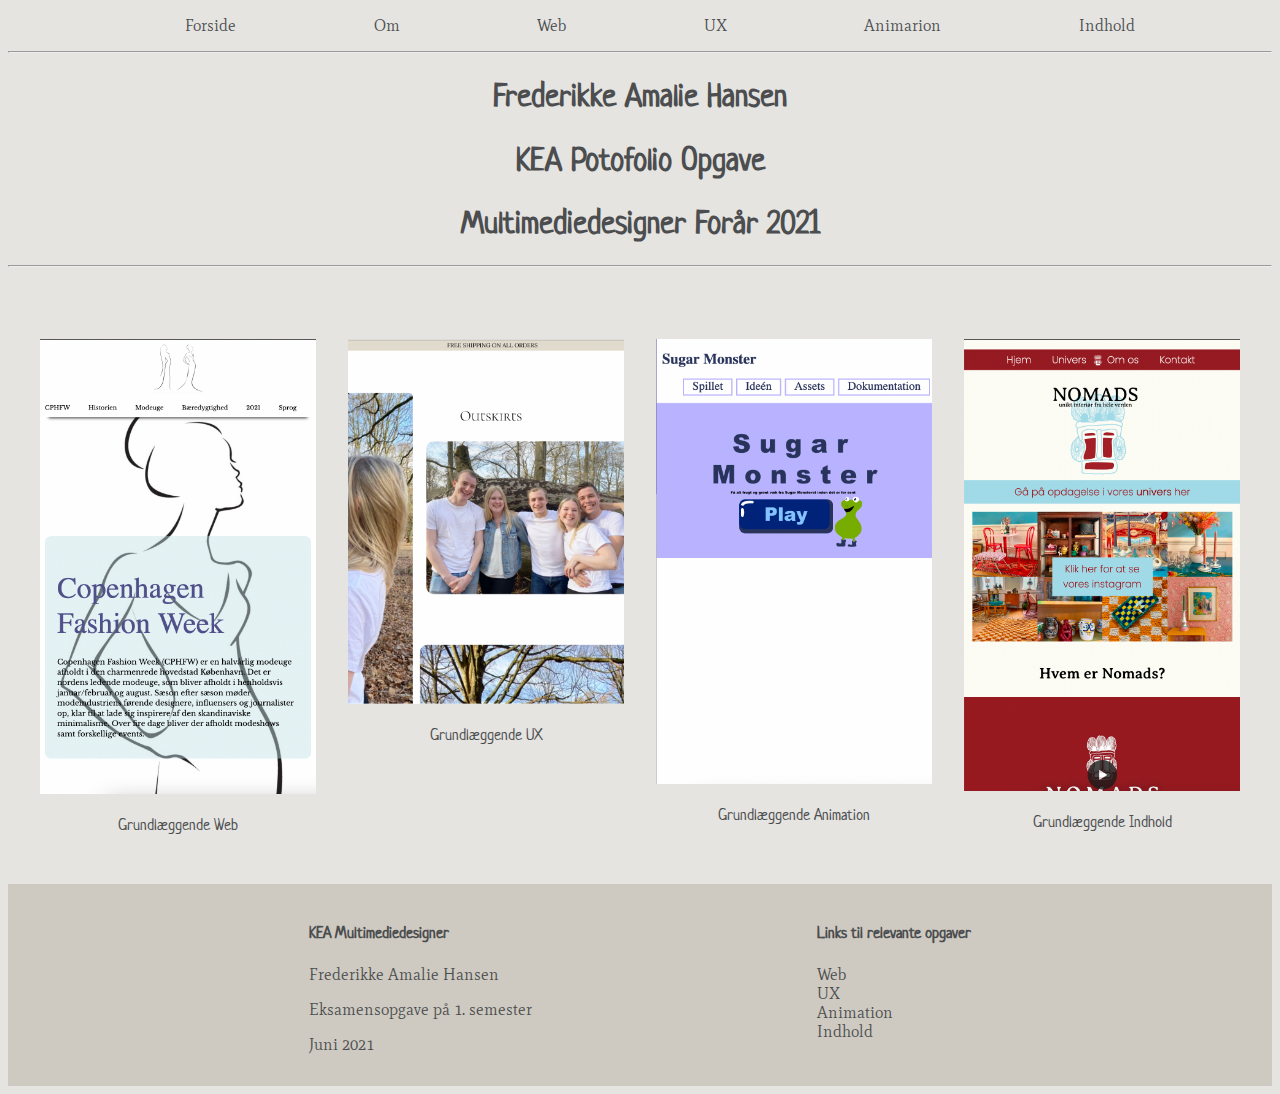
<file: Portfolio/index.html>
<!DOCTYPE html>
<html lang="da">
  <head>
    <meta charset="UTF-8" />
    <meta http-equiv="X-UA-Compatible" content="IE=edge" />
    <meta name="viewport" content="width=device-width, initial-scale=1.0" />
    <link rel="stylesheet" href="style.css" />
    <link rel="preconnect" href="https://fonts.gstatic.com" />
    <link
      href="https://fonts.googleapis.com/css2?family=Mate&display=swap"
      rel="stylesheet"
    />
    <link rel="preconnect" href="https://fonts.gstatic.com" />
    <link
      href="https://fonts.googleapis.com/css2?family=Neucha&display=swap"
      rel="stylesheet"
    />
    <title>Portfolio opgave</title>
  </head>
  <header>
    <nav>
      <ul>
        <li><a href="index.html">Forside</a></li>
        <li><a href="om.html">Om</a></li>
        <li><a href="tema2.html">Web</a></li>
        <li><a href="tema3.html">UX</a></li>
        <li><a href="tema4.html">Animarion</a></li>
        <li><a href="tema5.html">Indhold</a></li>
      </ul>
    </nav>
  </header>
  <body>
    <section id="section_1">
      <hr />
      <h1>Frederikke Amalie Hansen</h1>
      <h1>KEA Potofolio Opgave</h1>
      <h1>Multimediedesigner Forår 2021</h1>
      <hr />
    </section>

    <section id="section_2">
      <div class="img_1">
        <a href="tema2.html">
          <div>
            <img src="img/tema_2.png" alt="Tema 2" />
          </div>
          <div class="text">Grundlæggende Web</div>
        </a>
      </div>
      <div class="img_2">
        <a href="tema3.html">
          <div>
            <img src="img/tema_3.png" alt="Tema_3" />
          </div>
          <div class="text">Grundlæggende UX</div>
        </a>
      </div>
      <div class="img_3">
        <a href="tema4.html">
          <div><img src="img/tema_4.png" alt="Tema_4" /></div>
          <div class="text">Grundlæggende Animation</div>
        </a>
      </div>
      <div class="img_4">
        <a href="tema5.html">
          <div><img src="img/tema_5.png" alt="Tema_5" /></div>
          <div class="text">Grundlæggende Indhold</div>
        </a>
      </div>
    </section>
  </body>
  <footer>
    <div class="om">
      <h4>KEA Multimediedesigner</h4>
      <p>Frederikke Amalie Hansen</p>
      <p>Eksamensopgave på 1. semester</p>
      <p>Juni 2021</p>
    </div>
    <div class="links">
      <h4>Links til relevante opgaver</h4>
      <a
        href="file:///Users/frederikkehansen/Desktop/kea/02_web/04_responsive/responsive_site_v2/index.html"
        >Web</a
      >
      <br />
      <a
        href="https://xd.adobe.com/view/b9ef6c4f-b27a-4fcd-ba1e-0c43612c0e42-ecbc/?fullscreen&hints=off 
"
        >UX</a
      >
      <br />
      <a
        href="file:///Users/frederikkehansen/Desktop/kea/04_animation/spil/index.html"
        >Animation</a
      >
      <br />

      <a
        href="file:///Users/frederikkehansen/Desktop/kea/05_indhold/Redesign_website/index.html"
        >Indhold</a
      >
    </div>
  </footer>
</html>
</file>
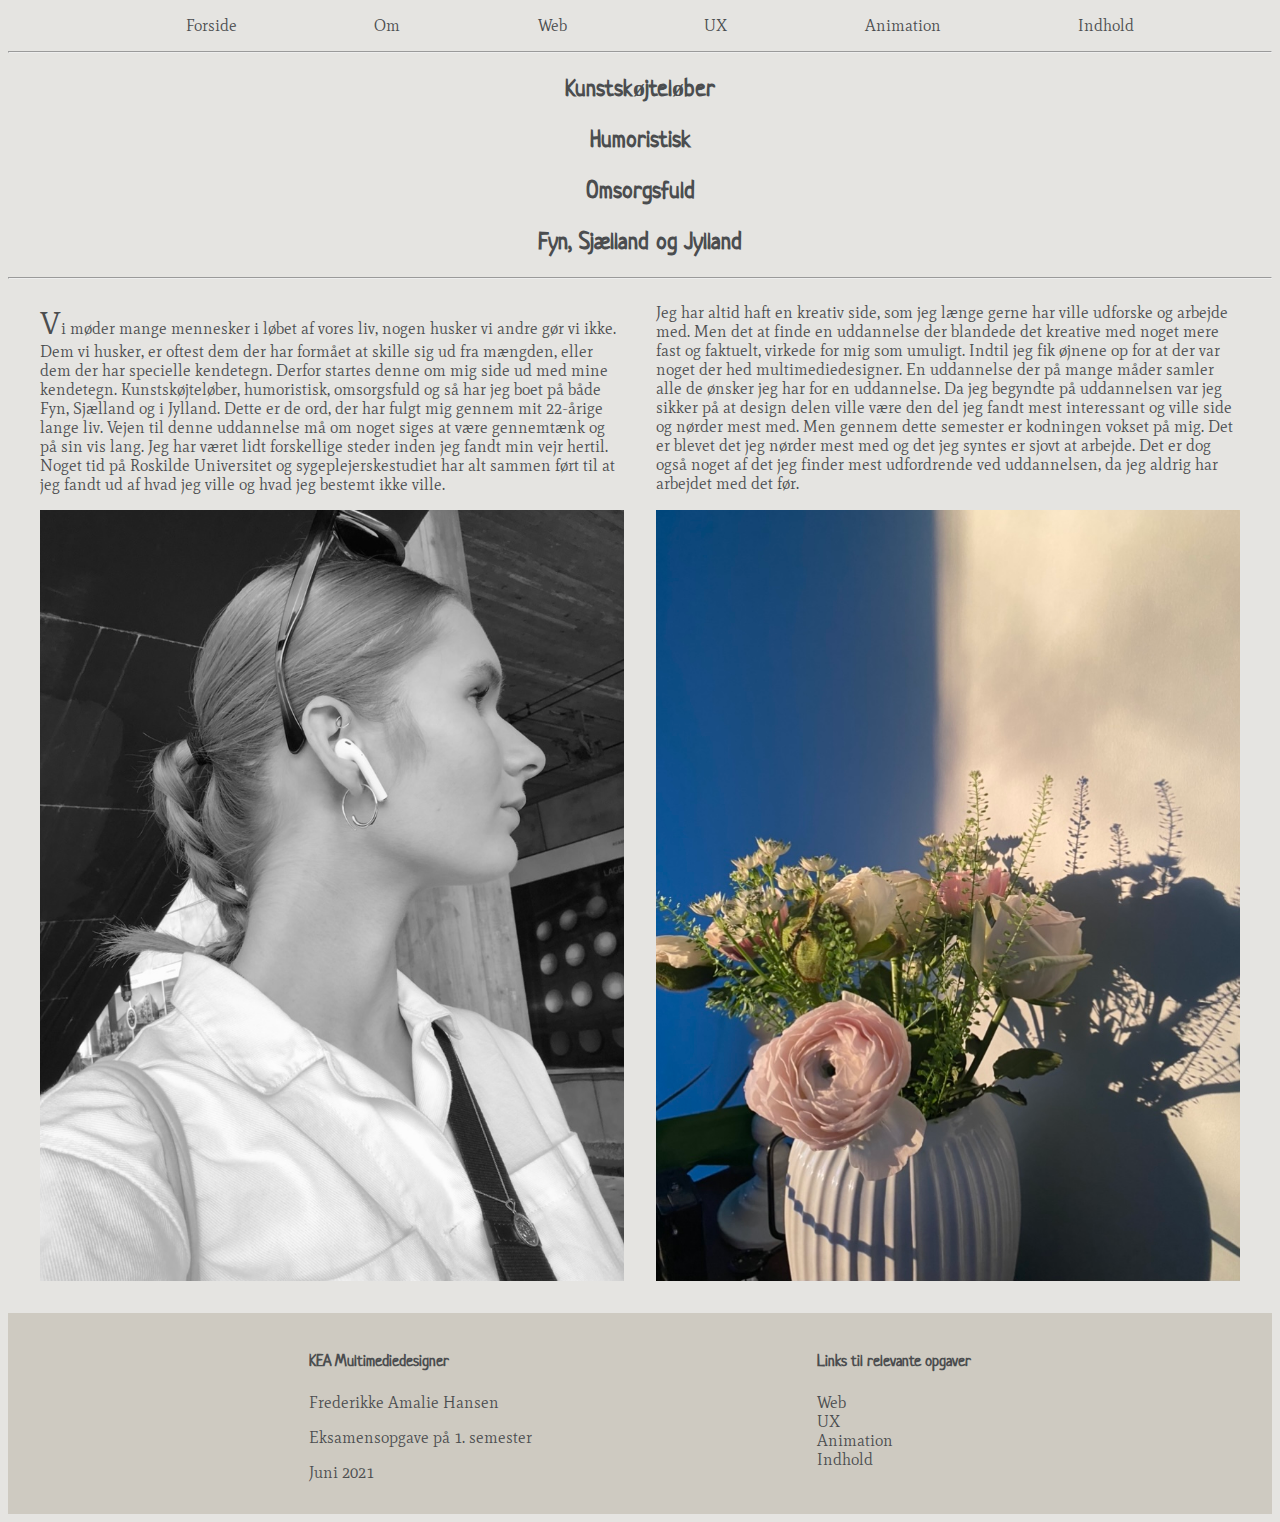
<file: Portfolio/om.html>
<!DOCTYPE html>
<html lang="da">
  <head>
    <meta charset="UTF-8" />
    <meta http-equiv="X-UA-Compatible" content="IE=edge" />
    <meta name="viewport" content="width=device-width, initial-scale=1.0" />
    <link rel="stylesheet" href="style.css" />
    <link rel="preconnect" href="https://fonts.gstatic.com" />
    <link
      href="https://fonts.googleapis.com/css2?family=Mate&display=swap"
      rel="stylesheet"
    />
    <link rel="preconnect" href="https://fonts.gstatic.com" />
    <link
      href="https://fonts.googleapis.com/css2?family=Neucha&display=swap"
      rel="stylesheet"
    />
    <title>Om mig side</title>
  </head>
  <header>
    <nav>
      <ul>
        <li><a href="index.html">Forside</a></li>
        <li><a href="om.html">Om</a></li>
        <li><a href="tema2.html">Web</a></li>
        <li><a href="tema3.html">UX</a></li>
        <li><a href="tema4.html">Animation</a></li>
        <li><a href="tema5.html">Indhold</a></li>
      </ul>
    </nav>
  </header>
  <body>
    <section id="section_3">
      <hr />
      <div class="kendetegn">
        <h2>Kunstskøjteløber</h2>
        <h2>Humoristisk</h2>
        <h2>Omsorgsfuld</h2>
        <h2>Fyn, Sjælland og Jylland</h2>
      </div>
      <hr />
    </section>
    <section id="section_4">
      <div class="first">
        <p>
          Vi møder mange mennesker i løbet af vores liv, nogen husker vi andre
          gør vi ikke. Dem vi husker, er oftest dem der har formået at skille
          sig ud fra mængden, eller dem der har specielle kendetegn. Derfor
          startes denne om mig side ud med mine kendetegn. Kunstskøjteløber,
          humoristisk, omsorgsfuld og så har jeg boet på både Fyn, Sjælland og i
          Jylland. Dette er de ord, der har fulgt mig gennem mit 22-årige lange
          liv. Vejen til denne uddannelse må om noget siges at være gennemtænk
          og på sin vis lang. Jeg har været lidt forskellige steder inden jeg
          fandt min vejr hertil. Noget tid på Roskilde Universitet og
          sygeplejerskestudiet har alt sammen ført til at jeg fandt ud af hvad
          jeg ville og hvad jeg bestemt ikke ville.
        </p>
      </div>
      <p>
        Jeg har altid haft en kreativ side, som jeg længe gerne har ville
        udforske og arbejde med. Men det at finde en uddannelse der blandede det
        kreative med noget mere fast og faktuelt, virkede for mig som umuligt.
        Indtil jeg fik øjnene op for at der var noget der hed
        multimediedesigner. En uddannelse der på mange måder samler alle de
        ønsker jeg har for en uddannelse. Da jeg begyndte på uddannelsen var jeg
        sikker på at design delen ville være den del jeg fandt mest interessant
        og ville side og nørder mest med. Men gennem dette semester er kodningen
        vokset på mig. Det er blevet det jeg nørder mest med og det jeg syntes
        er sjovt at arbejde. Det er dog også noget af det jeg finder mest
        udfordrende ved uddannelsen, da jeg aldrig har arbejdet med det før.
      </p>
    </section>
    <section id="section_5">
      <img src="img/mig_1.jpeg" alt="mig" />
      <img src="img/blomster.jpeg" alt="blomst" />
    </section>
  </body>
  <footer>
    <div class="om">
      <h4>KEA Multimediedesigner</h4>
      <p>Frederikke Amalie Hansen</p>
      <p>Eksamensopgave på 1. semester</p>
      <p>Juni 2021</p>
    </div>
    <div class="links">
      <h4>Links til relevante opgaver</h4>
      <a
        href="file:///Users/frederikkehansen/Desktop/kea/02_web/04_responsive/responsive_site_v2/index.html"
        >Web</a
      >
      <br />
      <a
        href="https://xd.adobe.com/view/b9ef6c4f-b27a-4fcd-ba1e-0c43612c0e42-ecbc/?fullscreen&hints=off 
"
        >UX</a
      >
      <br />
      <a
        href="file:///Users/frederikkehansen/Desktop/kea/04_animation/spil/index.html"
        >Animation</a
      >
      <br />

      <a
        href="file:///Users/frederikkehansen/Desktop/kea/05_indhold/Redesign_website/index.html"
        >Indhold</a
      >
    </div>
  </footer>
</html>
</file>
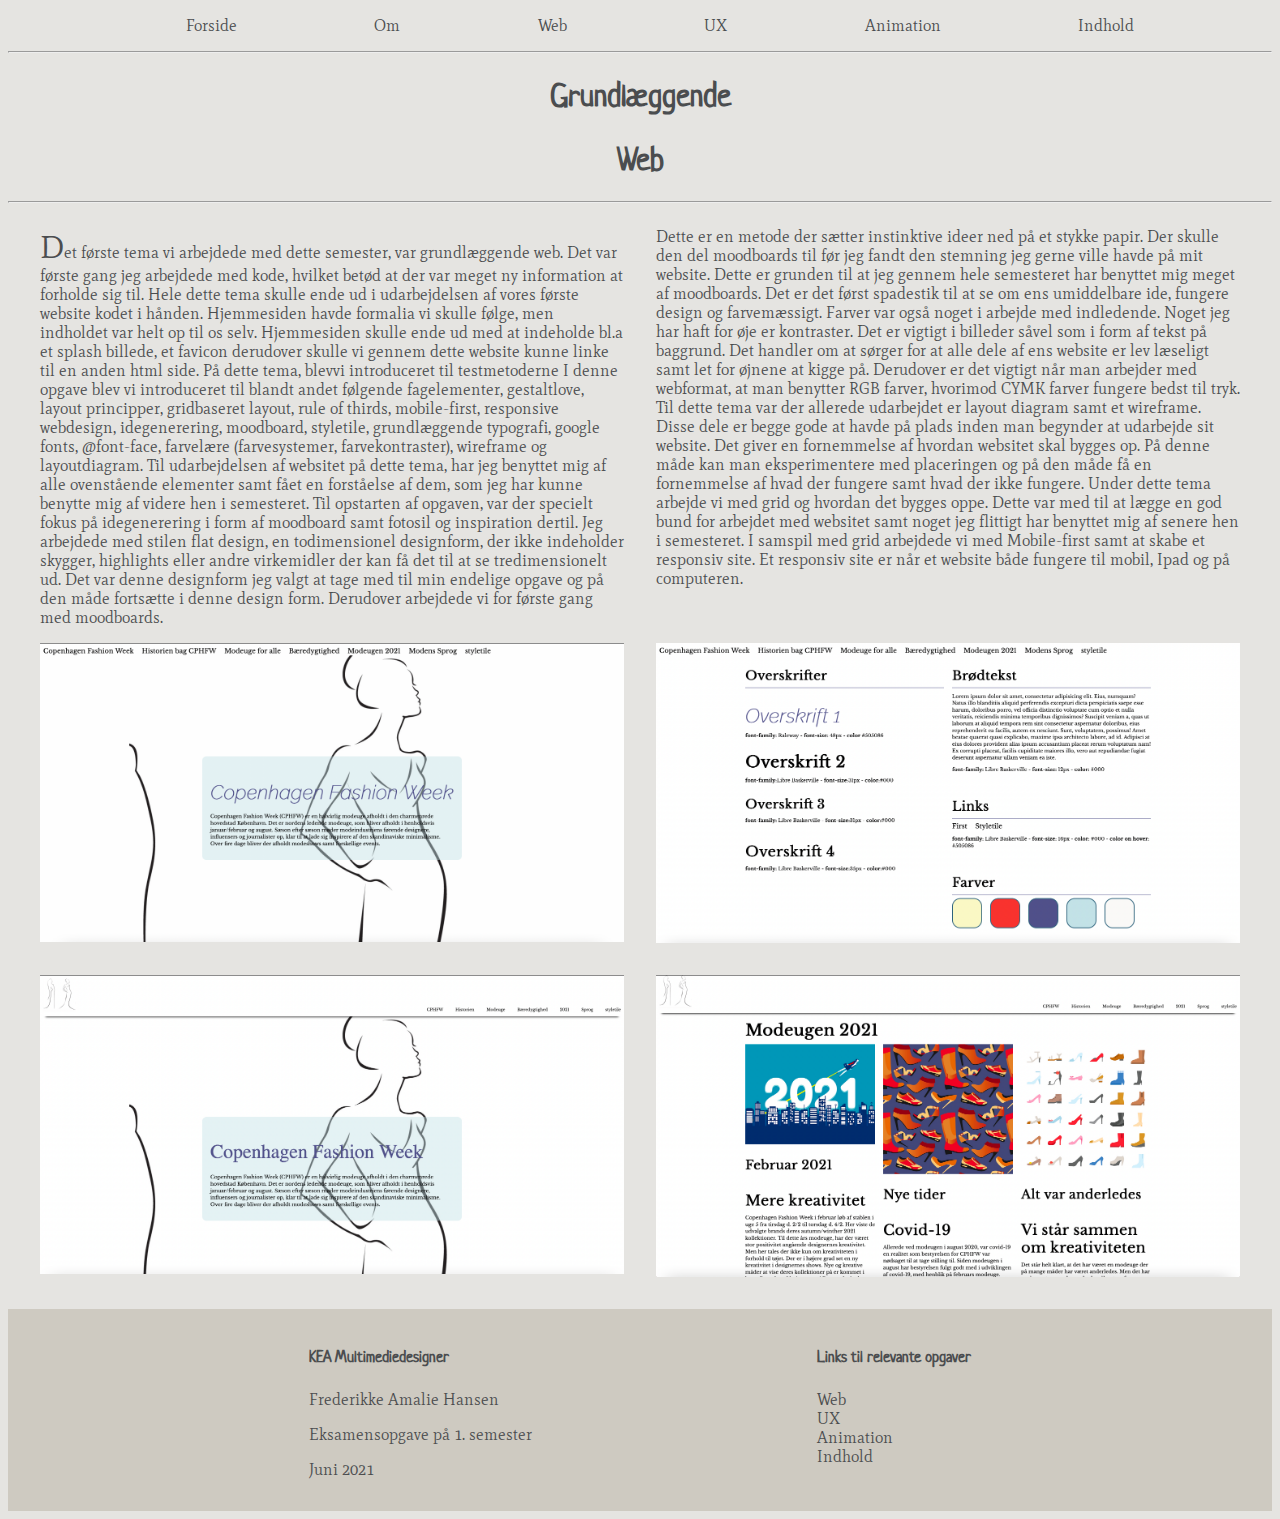
<file: Portfolio/tema2.html>
<!DOCTYPE html>
<html lang="da">
  <head>
    <meta charset="UTF-8" />
    <meta http-equiv="X-UA-Compatible" content="IE=edge" />
    <meta name="viewport" content="width=device-width, initial-scale=1.0" />
    <link rel="stylesheet" href="style.css" />
    <link rel="preconnect" href="https://fonts.gstatic.com" />
    <link
      href="https://fonts.googleapis.com/css2?family=Mate&display=swap"
      rel="stylesheet"
    />
    <link rel="preconnect" href="https://fonts.gstatic.com" />
    <link
      href="https://fonts.googleapis.com/css2?family=Neucha&display=swap"
      rel="stylesheet"
    />
    <title>Grundlæggende Web</title>
  </head>
  <header>
    <nav>
      <ul>
        <li><a href="index.html">Forside</a></li>
        <li><a href="om.html">Om</a></li>
        <li><a href="tema2.html">Web</a></li>
        <li><a href="tema3.html">UX</a></li>
        <li><a href="tema4.html">Animation</a></li>
        <li><a href="tema5.html">Indhold</a></li>
      </ul>
    </nav>
  </header>
  <body>
    <section id="section_6">
      <hr />
      <h1>Grundlæggende</h1>
      <h1>Web</h1>
      <hr />
    </section>
    <section id="section_7">
      <div class="first">
        <p>
          Det første tema vi arbejdede med dette semester, var grundlæggende
          web. Det var første gang jeg arbejdede med kode, hvilket betød at der
          var meget ny information at forholde sig til. Hele dette tema skulle
          ende ud i udarbejdelsen af vores første website kodet i hånden.
          Hjemmesiden havde formalia vi skulle følge, men indholdet var helt op
          til os selv. Hjemmesiden skulle ende ud med at indeholde bl.a et
          splash billede, et favicon derudover skulle vi gennem dette website
          kunne linke til en anden html side. På dette tema, blevvi introduceret
          til testmetoderne I denne opgave blev vi introduceret til blandt andet
          følgende fagelementer, gestaltlove, layout principper, gridbaseret
          layout, rule of thirds, mobile-first, responsive webdesign,
          idegenerering, moodboard, styletile, grundlæggende typografi, google
          fonts, @font-face, farvelære (farvesystemer, farvekontraster),
          wireframe og layoutdiagram. Til udarbejdelsen af websitet på dette
          tema, har jeg benyttet mig af alle ovenstående elementer samt fået en
          forståelse af dem, som jeg har kunne benytte mig af videre hen i
          semesteret. Til opstarten af opgaven, var der specielt fokus på
          idegenerering i form af moodboard samt fotosil og inspiration dertil.
          Jeg arbejdede med stilen flat design, en todimensionel designform, der
          ikke indeholder skygger, highlights eller andre virkemidler der kan få
          det til at se tredimensionelt ud. Det var denne designform jeg valgt
          at tage med til min endelige opgave og på den måde fortsætte i denne
          design form. Derudover arbejdede vi for første gang med moodboards.
        </p>
      </div>
      <p>
        Dette er en metode der sætter instinktive ideer ned på et stykke papir.
        Der skulle den del moodboards til før jeg fandt den stemning jeg gerne
        ville havde på mit website. Dette er grunden til at jeg gennem hele
        semesteret har benyttet mig meget af moodboards. Det er det først
        spadestik til at se om ens umiddelbare ide, fungere design og
        farvemæssigt. Farver var også noget i arbejde med indledende. Noget jeg
        har haft for øje er kontraster. Det er vigtigt i billeder såvel som i
        form af tekst på baggrund. Det handler om at sørger for at alle dele af
        ens website er lev læseligt samt let for øjnene at kigge på. Derudover
        er det vigtigt når man arbejder med webformat, at man benytter RGB
        farver, hvorimod CYMK farver fungere bedst til tryk. Til dette tema var
        der allerede udarbejdet er layout diagram samt et wireframe. Disse dele
        er begge gode at havde på plads inden man begynder at udarbejde sit
        website. Det giver en fornemmelse af hvordan websitet skal bygges op. På
        denne måde kan man eksperimentere med placeringen og på den måde få en
        fornemmelse af hvad der fungere samt hvad der ikke fungere. Under dette
        tema arbejde vi med grid og hvordan det bygges oppe. Dette var med til
        at lægge en god bund for arbejdet med websitet samt noget jeg flittigt
        har benyttet mig af senere hen i semesteret. I samspil med grid
        arbejdede vi med Mobile-first samt at skabe et responsiv site. Et
        responsiv site er når et website både fungere til mobil, Ipad og på
        computeren.
      </p>
    </section>
    <section id="section_8">
      <img src="img/web_1.png" alt="web 1" />
      <img src="img/web_2.png" alt="web 2" />
      <img src="img/web_3.png" alt="web 3" />
      <img src="img/web_4.png" alt="web 4" />
    </section>
  </body>
  <footer>
    <div class="om">
      <h4>KEA Multimediedesigner</h4>
      <p>Frederikke Amalie Hansen</p>
      <p>Eksamensopgave på 1. semester</p>
      <p>Juni 2021</p>
    </div>
    <div class="links">
      <h4>Links til relevante opgaver</h4>
      <a
        href="file:///Users/frederikkehansen/Desktop/kea/02_web/04_responsive/responsive_site_v2/index.html"
        >Web</a
      >
      <br />
      <a
        href="https://xd.adobe.com/view/b9ef6c4f-b27a-4fcd-ba1e-0c43612c0e42-ecbc/?fullscreen&hints=off 
"
        >UX</a
      >
      <br />
      <a
        href="file:///Users/frederikkehansen/Desktop/kea/04_animation/spil/index.html"
        >Animation</a
      >
      <br />

      <a
        href="file:///Users/frederikkehansen/Desktop/kea/05_indhold/Redesign_website/index.html"
        >Indhold</a
      >
    </div>
  </footer>
</html>
</file>
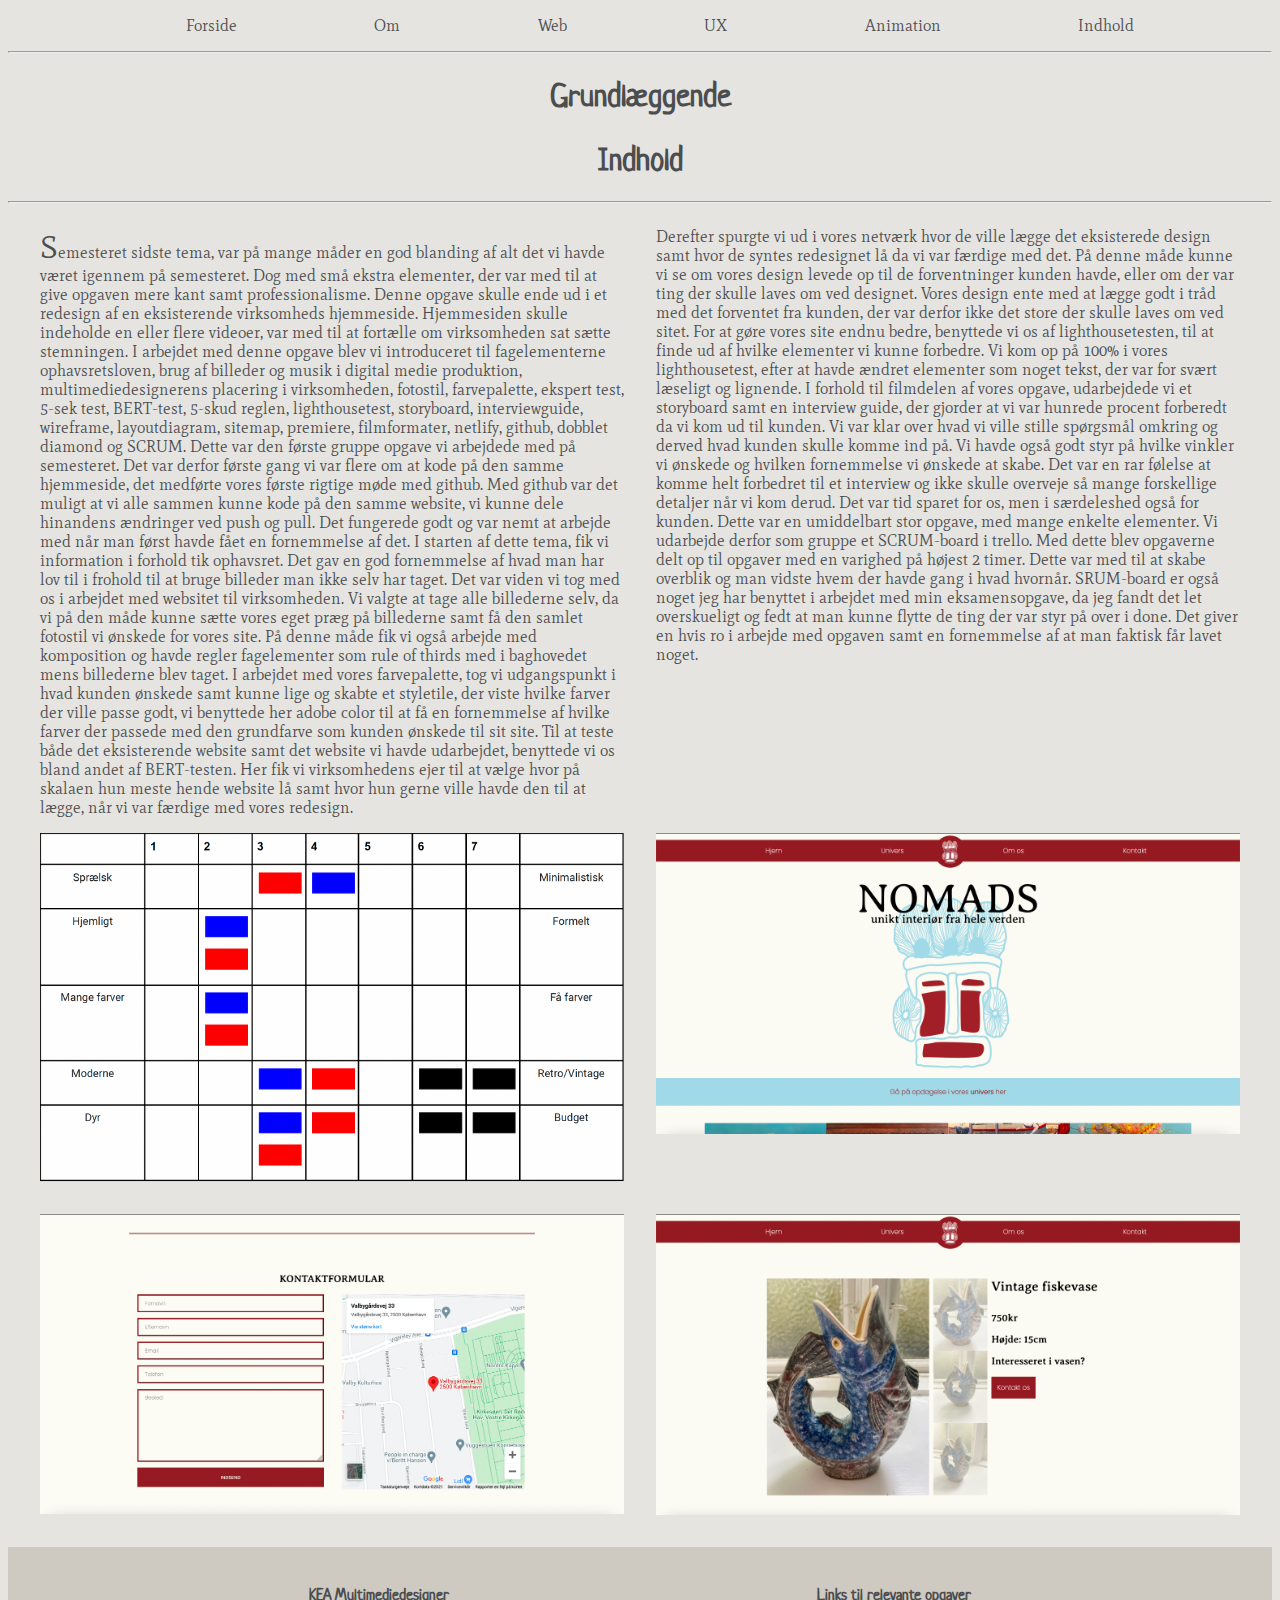
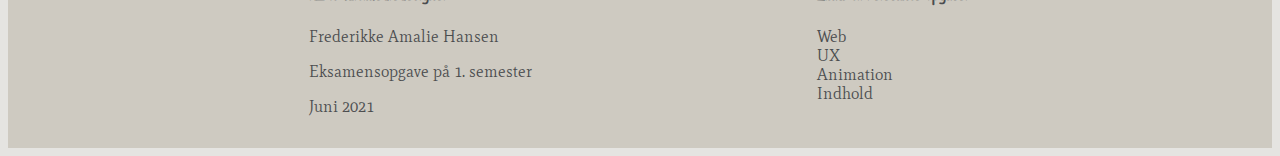
<file: Portfolio/tema5.html>
<!DOCTYPE html>
<html lang="da">
  <head>
    <meta charset="UTF-8" />
    <meta http-equiv="X-UA-Compatible" content="IE=edge" />
    <meta name="viewport" content="width=device-width, initial-scale=1.0" />
    <link rel="stylesheet" href="style.css" />
    <link rel="preconnect" href="https://fonts.gstatic.com" />
    <link
      href="https://fonts.googleapis.com/css2?family=Mate&display=swap"
      rel="stylesheet"
    />
    <link rel="preconnect" href="https://fonts.gstatic.com" />
    <link
      href="https://fonts.googleapis.com/css2?family=Neucha&display=swap"
      rel="stylesheet"
    />
    <title>Grundlæggende Indhold</title>
  </head>
  <header>
    <nav>
      <ul>
        <li><a href="index.html">Forside</a></li>
        <li><a href="om.html">Om</a></li>
        <li><a href="tema2.html">Web</a></li>
        <li><a href="tema3.html">UX</a></li>
        <li><a href="tema4.html">Animation</a></li>
        <li><a href="tema5.html">Indhold</a></li>
      </ul>
    </nav>
  </header>
  <body>
    <section id="section_6">
      <hr />
      <h1>Grundlæggende</h1>
      <h1>Indhold</h1>
      <hr />
    </section>
    <section id="section_7">
      <div class="first">
        <p>
          Semesteret sidste tema, var på mange måder en god blanding af alt det
          vi havde været igennem på semesteret. Dog med små ekstra elementer,
          der var med til at give opgaven mere kant samt professionalisme. Denne
          opgave skulle ende ud i et redesign af en eksisterende virksomheds
          hjemmeside. Hjemmesiden skulle indeholde en eller flere videoer, var
          med til at fortælle om virksomheden sat sætte stemningen. I arbejdet
          med denne opgave blev vi introduceret til fagelementerne
          ophavsretsloven, brug af billeder og musik i digital medie produktion,
          multimediedesignerens placering i virksomheden, fotostil,
          farvepalette, ekspert test, 5-sek test, BERT-test, 5-skud reglen,
          lighthousetest, storyboard, interviewguide, wireframe, layoutdiagram,
          sitemap, premiere, filmformater, netlify, github, dobblet diamond og
          SCRUM. Dette var den første gruppe opgave vi arbejdede med på
          semesteret. Det var derfor første gang vi var flere om at kode på den
          samme hjemmeside, det medførte vores første rigtige møde med github.
          Med github var det muligt at vi alle sammen kunne kode på den samme
          website, vi kunne dele hinandens ændringer ved push og pull. Det
          fungerede godt og var nemt at arbejde med når man først havde fået en
          fornemmelse af det. I starten af dette tema, fik vi information i
          forhold tik ophavsret. Det gav en god fornemmelse af hvad man har lov
          til i frohold til at bruge billeder man ikke selv har taget. Det var
          viden vi tog med os i arbejdet med websitet til virksomheden. Vi
          valgte at tage alle billederne selv, da vi på den måde kunne sætte
          vores eget præg på billederne samt få den samlet fotostil vi ønskede
          for vores site. På denne måde fik vi også arbejde med komposition og
          havde regler fagelementer som rule of thirds med i baghovedet mens
          billederne blev taget. I arbejdet med vores farvepalette, tog vi
          udgangspunkt i hvad kunden ønskede samt kunne lige og skabte et
          styletile, der viste hvilke farver der ville passe godt, vi benyttede
          her adobe color til at få en fornemmelse af hvilke farver der passede
          med den grundfarve som kunden ønskede til sit site. Til at teste både
          det eksisterende website samt det website vi havde udarbejdet,
          benyttede vi os bland andet af BERT-testen. Her fik vi virksomhedens
          ejer til at vælge hvor på skalaen hun meste hende website lå samt hvor
          hun gerne ville havde den til at lægge, når vi var færdige med vores
          redesign.
        </p>
      </div>
      <p>
        Derefter spurgte vi ud i vores netværk hvor de ville lægge det
        eksisterede design samt hvor de syntes redesignet lå da vi var færdige
        med det. På denne måde kunne vi se om vores design levede op til de
        forventninger kunden havde, eller om der var ting der skulle laves om
        ved designet. Vores design ente med at lægge godt i tråd med det
        forventet fra kunden, der var derfor ikke det store der skulle laves om
        ved sitet. For at gøre vores site endnu bedre, benyttede vi os af
        lighthousetesten, til at finde ud af hvilke elementer vi kunne forbedre.
        Vi kom op på 100% i vores lighthousetest, efter at havde ændret
        elementer som noget tekst, der var for svært læseligt og lignende. I
        forhold til filmdelen af vores opgave, udarbejdede vi et storyboard samt
        en interview guide, der gjorder at vi var hunrede procent forberedt da
        vi kom ud til kunden. Vi var klar over hvad vi ville stille spørgsmål
        omkring og derved hvad kunden skulle komme ind på. Vi havde også godt
        styr på hvilke vinkler vi ønskede og hvilken fornemmelse vi ønskede at
        skabe. Det var en rar følelse at komme helt forbedret til et interview
        og ikke skulle overveje så mange forskellige detaljer når vi kom derud.
        Det var tid sparet for os, men i særdeleshed også for kunden. Dette var
        en umiddelbart stor opgave, med mange enkelte elementer. Vi udarbejde
        derfor som gruppe et SCRUM-board i trello. Med dette blev opgaverne delt
        op til opgaver med en varighed på højest 2 timer. Dette var med til at
        skabe overblik og man vidste hvem der havde gang i hvad hvornår.
        SRUM-board er også noget jeg har benyttet i arbejdet med min
        eksamensopgave, da jeg fandt det let overskueligt og fedt at man kunne
        flytte de ting der var styr på over i done. Det giver en hvis ro i
        arbejde med opgaven samt en fornemmelse af at man faktisk får lavet
        noget.
      </p>
    </section>
    <section id="section_8">
      <img src="img/indhold_1.png" alt="ind 1" />
      <img src="img/indhold_2.png" alt="ind 2" />
      <img src="img/Indhold_3.png" alt="ind 3" />
      <img src="img/indhold_4.png" alt="ind 4" />
    </section>
  </body>
  <footer>
    <div class="om">
      <h4>KEA Multimediedesigner</h4>
      <p>Frederikke Amalie Hansen</p>
      <p>Eksamensopgave på 1. semester</p>
      <p>Juni 2021</p>
    </div>
    <div class="links">
      <h4>Links til relevante opgaver</h4>
      <a
        href="file:///Users/frederikkehansen/Desktop/kea/02_web/04_responsive/responsive_site_v2/index.html"
        >Web</a
      >
      <br />
      <a
        href="https://xd.adobe.com/view/b9ef6c4f-b27a-4fcd-ba1e-0c43612c0e42-ecbc/?fullscreen&hints=off 
"
        >UX</a
      >
      <br />
      <a
        href="file:///Users/frederikkehansen/Desktop/kea/04_animation/spil/index.html"
        >Animation</a
      >
      <br />

      <a
        href="file:///Users/frederikkehansen/Desktop/kea/05_indhold/Redesign_website/index.html"
        >Indhold</a
      >
    </div>
  </footer>
</html>
</file>
<file: Portfolio/style.css>
body {
  background-color: #e5e4e1;
}

footer {
  background-color: #cecac1;
}

img {
  width: 100%;
  height: auto;
}
ul {
  list-style: none;
  display: flex;
  text-align: center;
  justify-content: space-evenly;
}

a {
  text-decoration: none;
  font-family: Mate;
  color: #4b4d4f;
}

a:hover {
  color: #a2a4a6;
}

h1 {
  font-family: Neucha;
  text-align: center;
  color: #4b4d4f;
}

h2 {
  font-family: Neucha;
  text-align: center;
  color: #4b4d4f;
}
h4 {
  font-family: Neucha;
  color: #4b4d4f;
}

p {
  font-family: Mate;
  color: #4b4d4f;
}

.first p::first-letter {
  font-size: 2rem;
}
hr {
  color: #4b4d4f;
}

.img_1 {
  padding-top: 4rem;
}

.img_2 {
  padding-top: 4rem;
}

.img_3 {
  padding-top: 4rem;
}

.img_4 {
  padding-top: 4rem;
}

.img_1 img {
  -webkit-filter: grayscale(0) blur(0);
  filter: grayscale(0) blur(0);
  -webkit-transition: 0.3s ease-in-out;
  transition: 0.3s ease-in-out;
}
.img_1:hover img {
  -webkit-filter: grayscale(100%) blur(3px);
  filter: grayscale(100%) blur(3px);
}

.img_1 .text {
  text-align: center;
  font-family: Neucha;
  color: #4b4d4f;
  padding: 1rem;
}

.img_2 img {
  -webkit-filter: grayscale(0) blur(0);
  filter: grayscale(0) blur(0);
  -webkit-transition: 0.3s ease-in-out;
  transition: 0.3s ease-in-out;
}
.img_2:hover img {
  -webkit-filter: grayscale(100%) blur(3px);
  filter: grayscale(100%) blur(3px);
}

.img_2 .text {
  text-align: center;
  font-family: Neucha;
  color: #4b4d4f;
  padding: 1rem;
}

.img_3 img {
  -webkit-filter: grayscale(0) blur(0);
  filter: grayscale(0) blur(0);
  -webkit-transition: 0.3s ease-in-out;
  transition: 0.3s ease-in-out;
}
.img_3:hover img {
  -webkit-filter: grayscale(100%) blur(3px);
  filter: grayscale(100%) blur(3px);
}

.img_3 .text {
  text-align: center;
  font-family: Neucha;
  color: #4b4d4f;
  padding: 1rem;
}

.img_4 img {
  -webkit-filter: grayscale(0) blur(0);
  filter: grayscale(0) blur(0);
  -webkit-transition: 0.3s ease-in-out;
  transition: 0.3s ease-in-out;
}
.img_4:hover img {
  -webkit-filter: grayscale(100%) blur(3px);
  filter: grayscale(100%) blur(3px);
}

.img_4 .text {
  text-align: center;
  font-family: Neucha;
  color: #4b4d4f;
  padding: 1rem;
}

footer {
  display: flex;
  text-align: left;
  justify-content: space-evenly;
  padding: 1rem;
}

#section_6 h1 {
  font-family: Neucha;
  text-align: center;
  color: #4b4d4f;
}
#section_2 {
  display: grid;
  padding-bottom: 2rem;
}
#section_4 {
  display: grid;
}
#section_5 {
  display: grid;
  padding-bottom: 2rem;
}

#section_7 {
  display: grid;
}

#section_8 {
  display: grid;
  gap: 2rem;
  padding-bottom: 2rem;
}

@media (min-width: 600px) {
  #section_2 {
    grid-template-columns: 1fr 1fr;
    gap: 2rem;
    max-width: 1200px;
    margin: auto;
  }
}

@media (min-width: 1000px) {
  #section_2 {
    grid-template-columns: 1fr 1fr 1fr 1fr;
    gap: 2rem;
    max-width: 1200px;
    margin: auto;
  }
}

@media (min-width: 600px) {
  #section_5 {
    grid-template-columns: 1fr 1fr;
    gap: 2rem;
    max-width: 1200px;
    margin: auto;
  }
}

@media (min-width: 600px) {
  #section_4 {
    grid-template-columns: 1fr 1fr;
    max-width: 1200px;
    margin: auto;
    gap: 2rem;
  }
}

@media (min-width: 600px) {
  #section_7 {
    grid-template-columns: 1fr 1fr;
    max-width: 1200px;
    margin: auto;
    gap: 2rem;
  }
}
@media (min-width: 600px) {
  #section_8 {
    grid-template-columns: 1fr 1fr;
    gap: 2rem;
    max-width: 1200px;
    margin: auto;
  }
}
</file>
